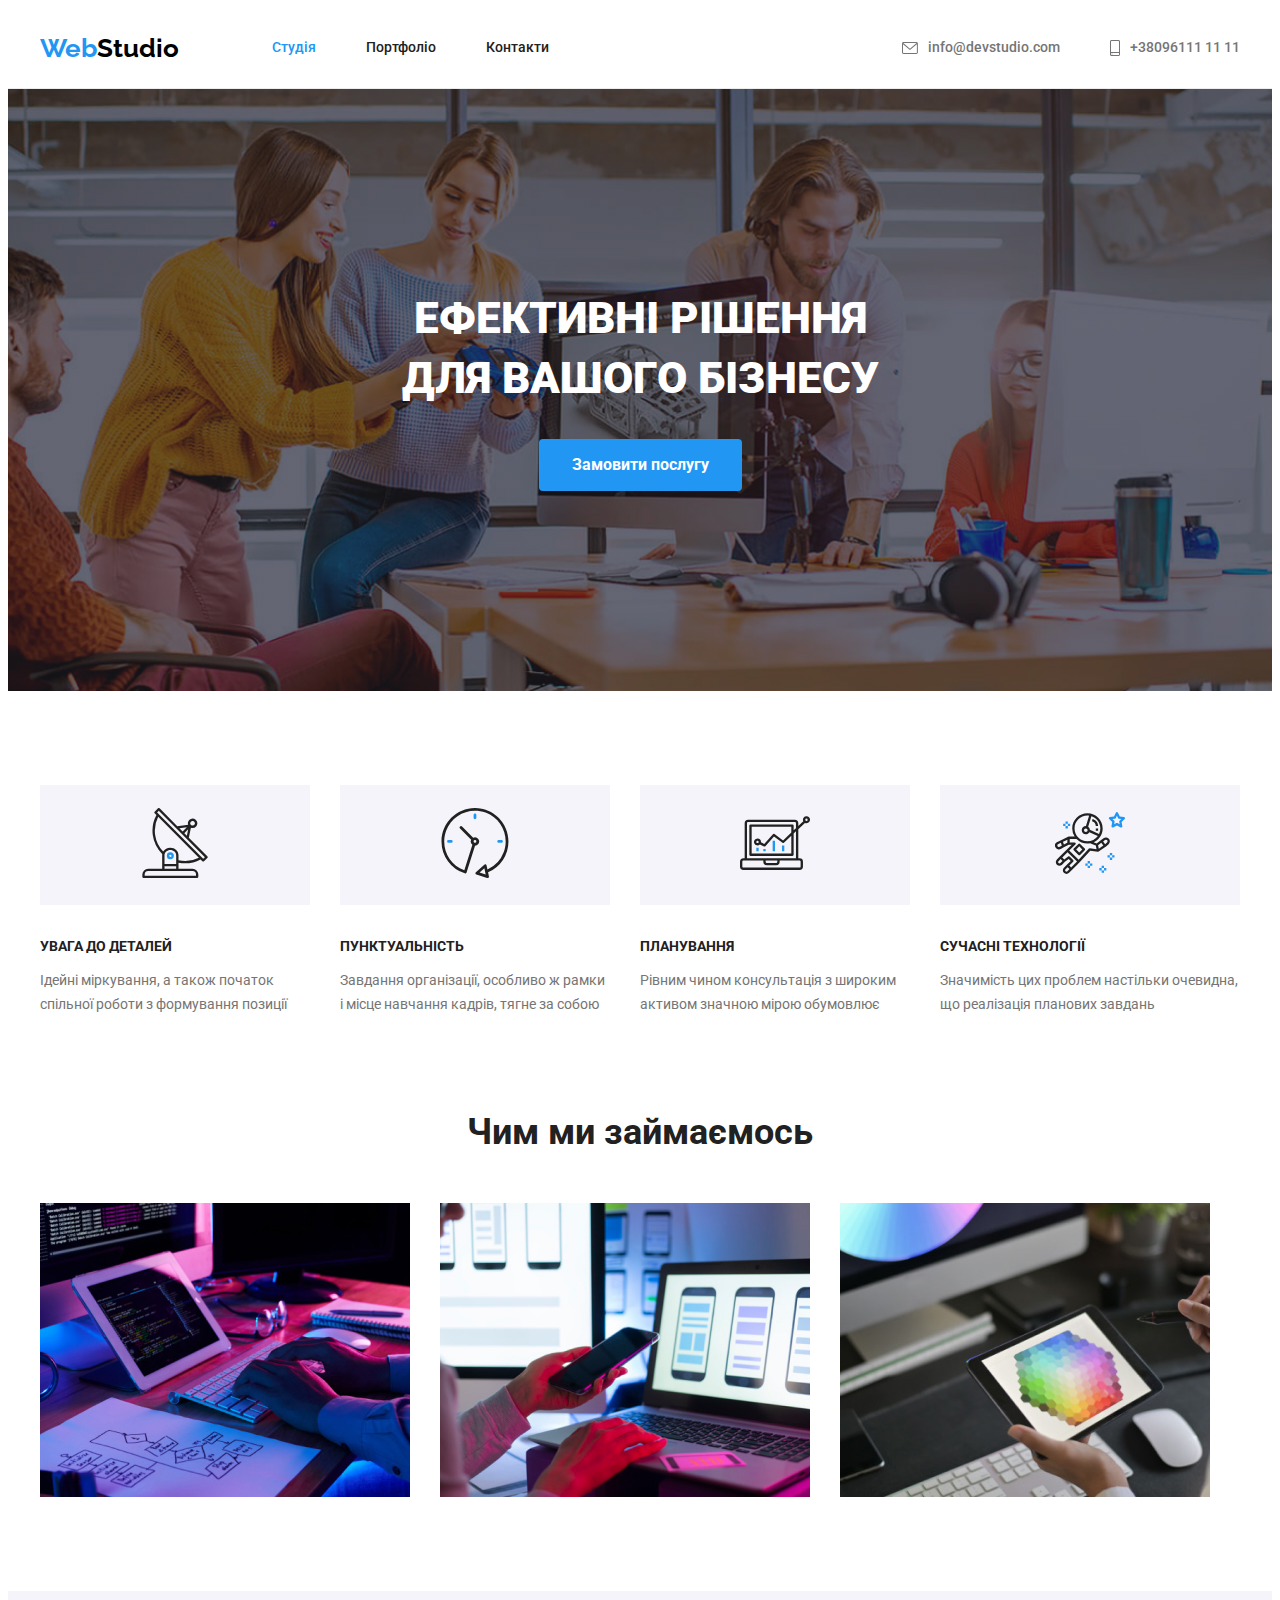
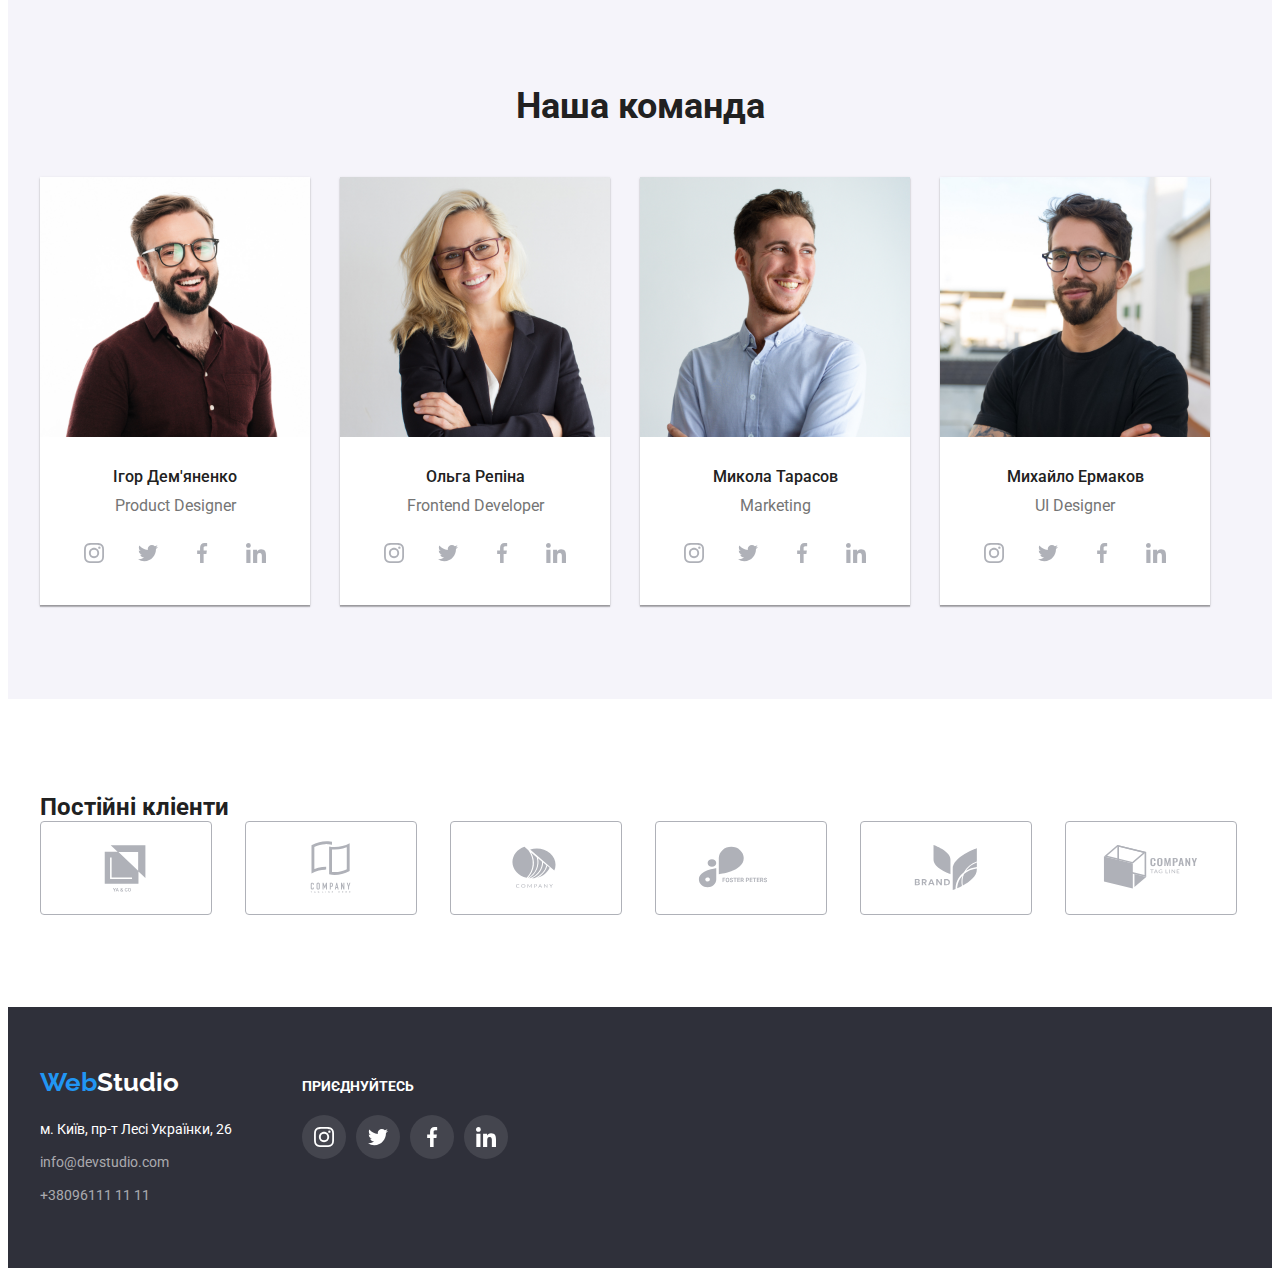
<file: index.html>
<!DOCTYPE html>
<body lang="en">
<head>
    <meta charset="UTF-8">
    <meta http-equiv="X-UA-Compatible" content="IE=edge">
    <meta name="viewport" content="width=>, initial-scale=1.0">
    <title>WebStudio</title>
    <link rel="preconnect" href="https://fonts.googleapis.com" />
    <link rel="preconnect" href="https://fonts.gstatic.com" crossorigin />
    <link href="https://fonts.googleapis.com/css2?family=Raleway:wght@700&family=Roboto:wght@400;500;700;900&display=swap"
        rel="stylesheet" />
    <link rel="stylesheet" href="https://cdnjs.cloudflare.com/ajax/libs/modern-normalize/1.1.0/modern-normalize.min.css"
        integrity="sha512-wpPYUAdjBVSE4KJnH1VR1HeZfpl1ub8YT/NKx4PuQ5NmX2tKuGu6U/JRp5y+Y8XG2tV+wKQpNHVUX03MfMFn9Q=="
        crossorigin="anonymous" referrerpolicy="no-referrer" />
    <link rel="stylesheet" href="./css/styles.css">
</head>
<body>
    <header class="header">
        <div class="container nav-flex">
            <a href="./index.html"  lang="en" class="logo link">Web<span class="logo-black">Studio</span></a>
            <nav class="header-nav">
                <ul class="nav-list list">
                    <li class="nav-item">
                        <a class="nav-link current link" href="./index.html">Cтудія</a>
                    </li>
                    <li class="nav-item">
                        <a class="nav-link link" href="./portfolio.html">Портфоліо</a>
                    </li>
                    <li class="nav-item">
                        <a class="nav-link link" href="./contacts.html">Контакти</a>
                    </li>
                </ul> 
            </nav>      
                <ul class="header-contact-list list">
                    <li class="header-contact-item">
                        <a class="header-contact-link link" href="mailto:info@devstudio.com">
                            <svg class="contact-icon" width="16" height="12">
                            <use href="./images-sprite/symbol-defs-contacts.svg#envelope"></use>
                        </svg>info@devstudio.com</a>
                    </li>
                    <li class="header-contact-item">
                        <a class="header-contact-link link" href="tel:+380961111111">
                            <svg class="contact-icon" width="10" height="16">
                            <use href="./images-sprite/symbol-defs-contacts.svg#smartphone"></use>
                        </svg>+38096111 11 11</a>
                    </li>
                </ul>
        </div> 
    </header>  
<main>
    <section class="section service">
        <div class="container">
            <h1 class="service-title">ЕФЕКТИВНІ РІШЕННЯ ДЛЯ ВАШОГО БІЗНЕСУ</h1>
            <button class="service-button" type="button">Замовити послугу</button>
        </div>    
    </section>
    <section class="section main-content">
        <div class="container">
            <h2 class="section-title visually-hidden" aria-hidden="true" tabindex="-1">Наші переваги</h2>
            <ul class="features list">
                <li class="features-item"> 
                    <a class="advantages-link link" href="" target="_blank" 
                        rel="noopener noreferrer" aria-label="antenna">                         
                    
                        <div class="container-advantages-icons">
                                          
                        <svg class="advantages-icon" width="70" height="70">
                            <use href="./images-sprite/symbol-defs-advantages.svg#antenna-1"></use>
                        </svg>
                    </a>
                    </div>                    
                    <h3 class="features-title">УВАГА ДО ДЕТАЛЕЙ</h3>
                    <p class="features-text">Ідейні міркування, а також початок спільної роботи з формування позиції</p>
                </li>
                <li class="features-item">
                    <div class="container-advantages-icons">
                        <a class="advantages-link link" href="" target="_blank" 
                        rel="noopener noreferrer" aria-label="clock">
                        <svg class="advantages-icon" width="70" height="70">
                            <use href="./images-sprite/symbol-defs-advantages.svg#clock-1"></use>
                        </svg>
                        </a>
                    </div>
                    <h3 class="features-title">ПУНКТУАЛЬНІСТЬ</h3>
                    <p class="features-text">Завдання організації, особливо ж рамки і місце навчання кадрів, тягне за собою</p>
                </li>
                <li class="features-item">
                    <div class="container-advantages-icons">
                        <a class="advantages-link link" href="" target="_blank" 
                        rel="noopener noreferrer" aria-label="diagram">
                        <svg class="advantages-icon" width="70" height="70">
                            <use href="./images-sprite/symbol-defs-advantages.svg#diagram-1"></use>
                        </svg>
                        </a>
                    </div>
                    <h3 class="features-title">ПЛАНУВАННЯ</h3>
                    <p class="features-text">Рівним чином консультація з широким активом значною мірою обумовлює</p>
                </li>
                <li class="features-item">
                    <div class="container-advantages-icons">
                        <a class="advantages-link link" href="" target="_blank" 
                        rel="noopener noreferrer" aria-label="astronaut">
                        <svg class="advantages-icon" width="70" height="70">
                            <use href="./images-sprite/symbol-defs-advantages.svg#astronaut-1"></use>
                        </svg>
                        </a>
                    </div>
                    <h3 class="features-title">СУЧАСНІ ТЕХНОЛОГІЇ</h3>
                    <p class="features-text">Значимість цих проблем настільки очевидна, що реалізація планових завдань</p>
                </li>
            </ul>
        </div>
    </section> 
    <section class="section work">        
        <div class="container">
            <h2 class="work-title">Чим ми займаємось</h2>
            <ul class="work-list list">
                <li class="work-item">
                    <img src="./images webstudio/computer.jpg" alt="Руки чоловіка на клавіатурі на фоні планшета з написаним кодом" width="370" height="294">
                </li>
                <li class="work-item">
                    <img src="./images webstudio/telephone.jpg" alt="Телефон в долоні перед компьютерним єкраном з макетами телефонів" width="370" height="294">
                </li>
                <li class="work-item">
                    <img src="./images webstudio/tablet.jpg" alt="Планшет зі зразком палітри кольорів у руці жінки" width="370" height="294">
                </li>
            </ul>
        </div>
    </section>  
    <section class="section team">         
        <div class="container">
            <h2 class="team-title">Наша команда</h2>
            <ul class="team-list list">
                <li class="team-item">
                    <img src="./images webstudio/demyanenko.jpg" 
                    alt="Чоловік в червоній сорочці та окулярах" width="270" height="260">
                    <div class="team-members">
                        <h3 class="team-member">Ігор Дем'яненко</h3>
                        <p class="team-text">Product Designer</p> 
                        <ul class="socials-list list">
                            <li class="socials-item">  
                            <a class="socials-link link" href="" target="_blank" 
                            rel="noopener noreferrer" aria-label="instagram">
                                <svg class="socials-icon" width="20" height="20">
                                <use href="./images-sprite/symbol-defs.svg#instagram-2"></use>
                                </svg>
                            </a>    
                            </li>
                            <li class="socials-item">
                                <a class="socials-link link" href="" target="_blank" 
                                rel="noopener noreferrer" aria-label="twitter">
                                    <svg class="socials-icon" width="20" height="20">
                                        <use href="./images-sprite/symbol-defs.svg#twitter-1"></use>
                                    </svg>
                                </a>
                            </li>
                            <li class="socials-item">
                                <a class="socials-link link" href="" target="_blank" 
                                rel="noopener noreferrer" aria-label="facebook">
                                    <svg class="socials-icon" width="20" height="20">
                                        <use href="./images-sprite/symbol-defs.svg#facebook-1"></use>
                                    </svg>
                                </a>
                            </li>
                            <li class="socials-item">
                                <a class="socials-link link" href="" target="_blank" 
                                rel="noopener noreferrer" aria-label="linkedin">
                                <svg class="socials-icon" width="20" height="20">
                                    <use href="./images-sprite/symbol-defs.svg#linkedin-1"></use>
                                </svg>
                                </a>
                            </li>
                        </ul>
                    </div>
                </li>
                <li class="team-item">
                    <img src="./images webstudio/repina.jpg" 
                    alt="Білява жінка в окулярах зі схрещеними руками" width="270" height="260">
                    <div class="team-members">
                        <h3 class="team-member">Ольга Репіна</h3>
                        <p class="team-text">Frontend Developer</p>
                        <ul class="socials-list list">
                            <li class="socials-item">
                                <a class="socials-link link" href="" target="_blank" rel="noopener noreferrer" aria-label="instagram">
                                    <svg class="socials-icon" width="20" height="20">
                                        <use href="./images-sprite/symbol-defs.svg#instagram-2"></use>
                                    </svg>
                                </a>
                            </li>
                            <li class="socials-item">
                                <a class="socials-link link" href="" target="_blank" rel="noopener noreferrer" aria-label="twitter">
                                    <svg class="socials-icon" width="20" height="20">
                                        <use href="./images-sprite/symbol-defs.svg#twitter-1"></use>
                                    </svg>
                                </a>
                            </li>
                            <li class="socials-item">
                                <a class="socials-link link" href="" target="_blank" rel="noopener noreferrer" aria-label="facebook">
                                    <svg class="socials-icon" width="20" height="20">
                                        <use href="./images-sprite/symbol-defs.svg#facebook-1"></use>
                                    </svg>
                                </a>
                            </li>
                            <li class="socials-item">
                                <a class="socials-link link" href="" target="_blank" rel="noopener noreferrer" aria-label="linkedin">
                                    <svg class="socials-icon" width="20" height="20">
                                        <use href="./images-sprite/symbol-defs.svg#linkedin-1"></use>
                                    </svg>
                                </a>
                            </li>
                        </ul>
                    </div>    
                </li>
                <li class="team-item">
                    <img src="./images webstudio/tarasov.jpg" 
                    alt="Чоловік з щирою посмішкою у білій сорочці" width="270" height="260">
                    <div class="team-members">
                        <h3 class="team-member">Микола Тарасов</h3>
                        <p class="team-text">Marketing</p>
                        <ul class="socials-list list">
                            <li class="socials-item">
                                <a class="socials-link link" href="" target="_blank" rel="noopener noreferrer" aria-label="instagram">
                                    <svg class="socials-icon" width="20" height="20">
                                        <use href="./images-sprite/symbol-defs.svg#instagram-2"></use>
                                    </svg>
                                </a>
                            </li>
                            <li class="socials-item">
                                <a class="socials-link link" href="" target="_blank" rel="noopener noreferrer" aria-label="twitter">
                                    <svg class="socials-icon" width="20" height="20">
                                        <use href="./images-sprite/symbol-defs.svg#twitter-1"></use>
                                    </svg>
                                </a>
                            </li>
                            <li class="socials-item">
                                <a class="socials-link link" href="" target="_blank" rel="noopener noreferrer" aria-label="facebook">
                                    <svg class="socials-icon" width="20" height="20">
                                        <use href="./images-sprite/symbol-defs.svg#facebook-1"></use>
                                    </svg>
                                </a>
                            </li>
                            <li class="socials-item">
                                <a class="socials-link link" href="" target="_blank" rel="noopener noreferrer" aria-label="linkedin">
                                    <svg class="socials-icon" width="20" height="20">
                                        <use href="./images-sprite/symbol-defs.svg#linkedin-1"></use>
                                    </svg>
                                </a>
                            </li>
                        </ul>
                    </div>    
                </li>
                <li class="team-item">
                    <img src="./images webstudio/ermakov.jpg" 
                    alt="Чоловік в окулярах та чорній футболці" width="270" height="260">
                    <div class="team-members">
                        <h3 class="team-member">Михайло Ермаков</h3>
                        <p class="team-text">UI Designer</p>
                        <ul class="socials-list list">
                            <li class="socials-item">
                                <a class="socials-link link" href="" target="_blank" rel="noopener noreferrer" aria-label="instagram">
                                    <svg class="socials-icon" width="20" height="20">
                                        <use href="./images-sprite/symbol-defs.svg#instagram-2"></use>
                                    </svg>
                                </a>
                            </li>
                            <li class="socials-item">
                                <a class="socials-link link" href="" target="_blank" rel="noopener noreferrer" aria-label="twitter">
                                    <svg class="socials-icon" width="20" height="20">
                                        <use href="./images-sprite/symbol-defs.svg#twitter-1"></use>
                                    </svg>
                                </a>
                            </li>
                            <li class="socials-item">
                                <a class="socials-link link" href="" target="_blank" rel="noopener noreferrer" aria-label="facebook">
                                    <svg class="socials-icon" width="20" height="20">
                                        <use href="./images-sprite/symbol-defs.svg#facebook-1"></use>
                                    </svg>
                                </a>
                            </li>
                            <li class="socials-item">
                                <a class="socials-link link" href="" target="_blank" rel="noopener noreferrer" aria-label="linkedin">
                                    <svg class="socials-icon" width="20" height="20">
                                        <use href="./images-sprite/symbol-defs.svg#linkedin-1"></use>
                                    </svg>
                                </a>
                            </li>
                        </ul>
                    </div>    
                </li>
            </ul>
        </div>
    </section> 
    <section class="section clients">
        <div class="container">
            <h2 class="clients-title">Постійні кліенти</h2>
            <ul class="clients-list list">
                <li class="clients-item">
                    <a class="clients-link link" href="" target="_blank" 
                    rel="noopener noreferrer" aria-label="">
                        <svg class="clients-icon" width="106" height="60">
                            <use href="./images-sprite/symbol-defs-clients.svg#Logo"></use>
                        </svg>
                    </a>
                </li>
                <li class="clients-item">
                    <a class="clients-link link" href="" target="_blank" 
                    rel="noopener noreferrer" aria-label="">
                        <svg class="clients-icon" width="106" height="60">
                            <use href="./images-sprite/symbol-defs-clients.svg#Logo-1"></use>
                        </svg>
                    </a>
                </li>
                <li class="clients-item">
                    <a class="clients-link link" href="" target="_blank" 
                    rel="noopener noreferrer" aria-label="">
                        <svg class="clients-icon" width="106" height="60">
                            <use href="./images-sprite/symbol-defs-clients.svg#Logo-2"></use>
                        </svg>
                    </a>
                </li>
                <li class="clients-item">
                    <a class="clients-link link" href="" target="_blank" 
                    rel="noopener noreferrer" aria-label="">
                        <svg class="clients-icon" width="106" height="60">
                            <use href="./images-sprite/symbol-defs-clients.svg#Logo-3"></use>
                        </svg>
                    </a>
                </li>
                <li class="clients-item">
                    <a class="clients-link link" href="" target="_blank" 
                    rel="noopener noreferrer" aria-label="">
                        <svg class="clients-icon" width="106" height="60">
                            <use href="./images-sprite/symbol-defs-clients.svg#Logo-4"></use>
                        </svg>
                    </a>
                </li>
                <li class="clients-item">
                    <a class="clients-link link" href="" target="_blank" 
                    rel="noopener noreferrer" aria-label="">
                        <svg class="clients-icon" width="106" height="60">
                            <use href="./images-sprite/symbol-defs-clients.svg#Logo-5"></use>
                        </svg>
                    </a>
                </li>
            </ul>
        </div>
    </section>
</main>
<footer class="footer">
    <div class="container">
        <div class="footer-flex">
            <div class="footer-contact-flex">  
            <a href="./index.html" lang="en" class="logo link">Web<span class="logo-white">Studio</span></a>
                <address class="footer-contact">
                    <ul class="footer-contact-list list">        
                        <li class="footer-contact-item">
                            <a class="footer-contact-map-link link" 
                            href="https://goo.gl/maps/4umdJ6Db8RiHng4y5" 
                            target="_blank" rel="noreferrer noopener">м. Київ, пр-т Лесі Українки, 26</a>
                        </li>
                        <li class="footer-contact-item">
                            <a class="footer-contact-link link" 
                            href="mailto:info@devstudio.com">info@devstudio.com</a>
                        </li>
                        <li class="footer-contact-item">
                            <a class="footer-contact-link link"
                            href="tel:+380961111111">+38096111 11 11</a>
                        </li>
                    </ul>
                </address>
            </div>        
            <div class="footer-social-flex">
                <p class="footer-social-text">Приєднуйтесь</p>
                <ul class="footer-social-list list">
                    <li class="footer-social-item">
                        <a class="footer-social-link" href="">
                            <svg class="footer-social-icon" width="20" height="20">
                                <use href="./images-sprite/symbol-defs.svg#instagram-2"></use>
                            </svg>
                        </a>
                    </li>    
                    <li class="footer-social-item">
                        <a class="footer-social-link" href="">
                            <svg class="footer-social-icon" width="20" height="20">
                                <use href="./images-sprite/symbol-defs.svg#twitter-1"></use>
                            </svg>
                        </a>
                    </li>    
                    <li class="footer-social-item">
                        <a class="footer-social-link" href="">
                            <svg class="footer-social-icon" width="20" height="20">
                                <use href="./images-sprite/symbol-defs.svg#facebook-1"></use>
                            </svg>
                        </a>
                    </li>    
                    <li class="footer-social-item">
                        <a class="footer-social-link" href="">
                            <svg class="footer-social-icon" width="20" height="20">
                                <use href="./images-sprite/symbol-defs.svg#linkedin-1"></use>
                            </svg>
                        </a>
                    </li>
                </ul>
            </div>
        </div>
    </div>
</footer>
</body>        
</html>
</file>
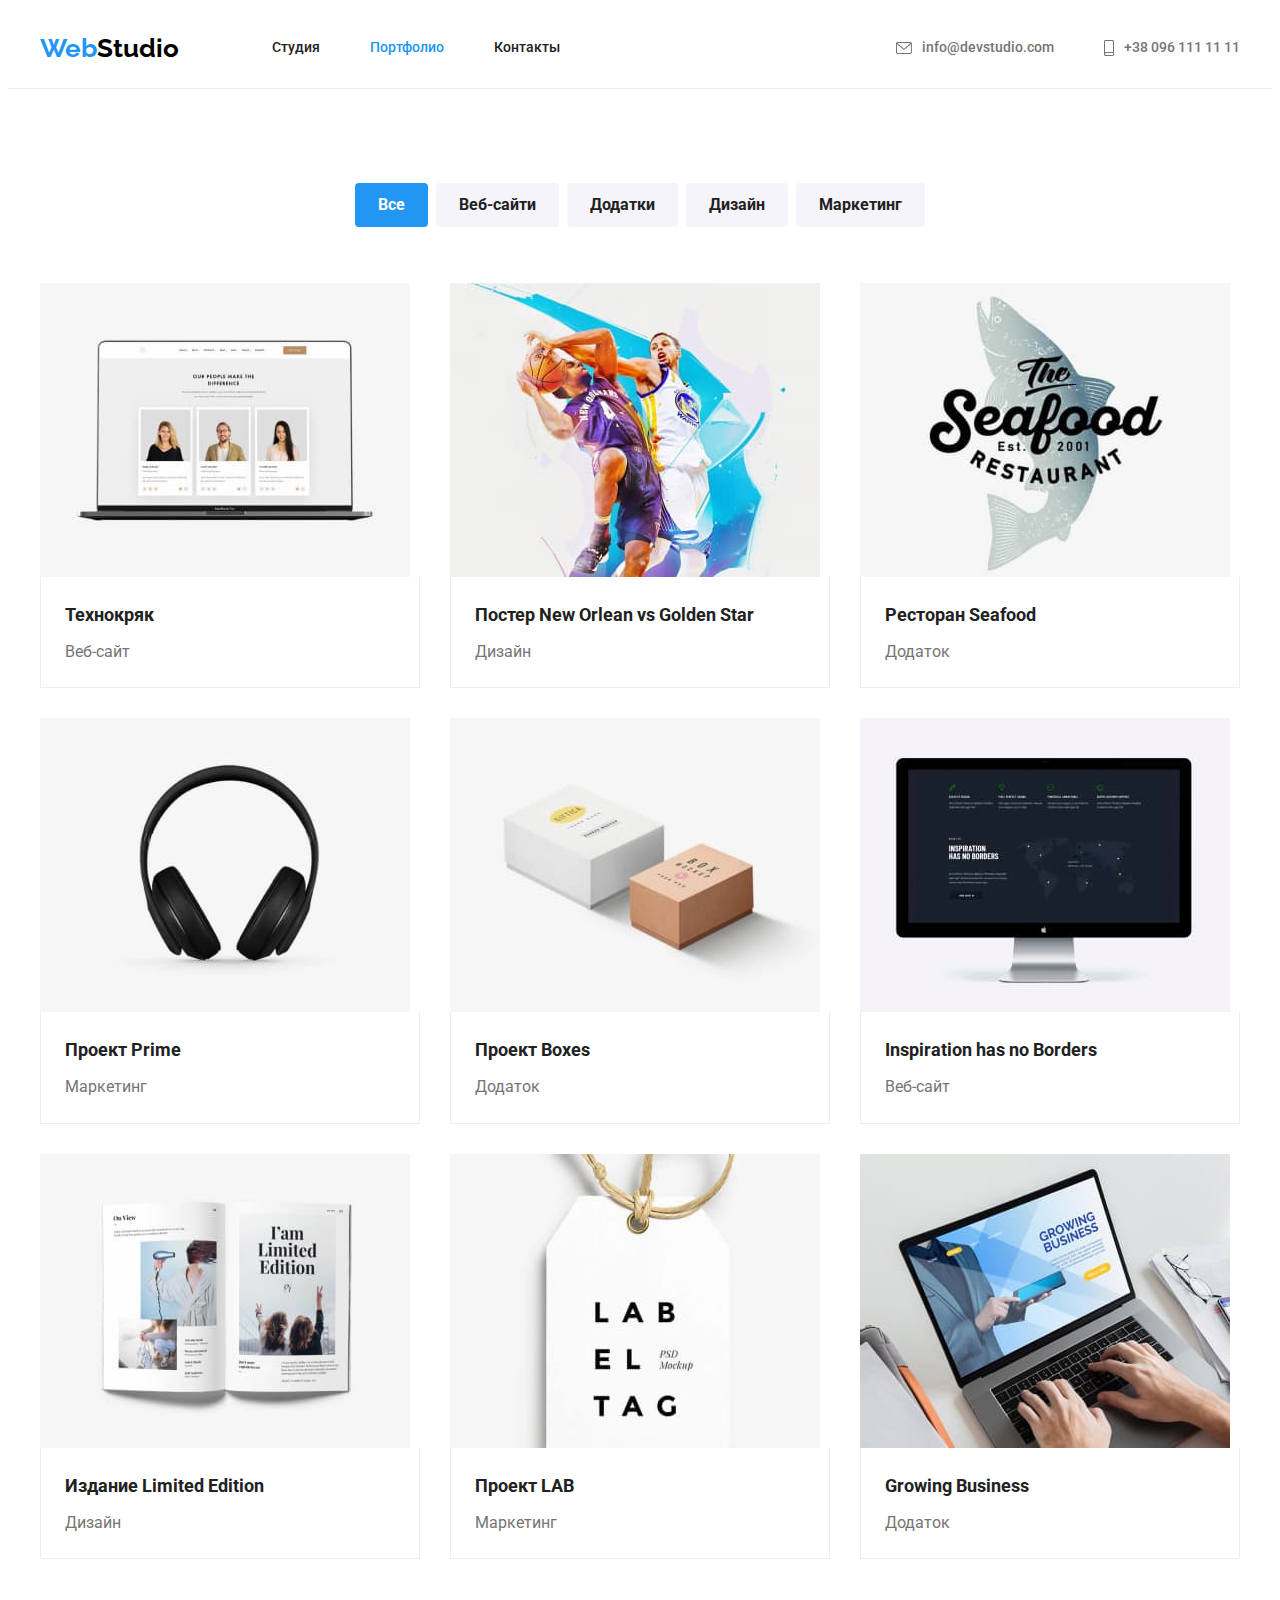
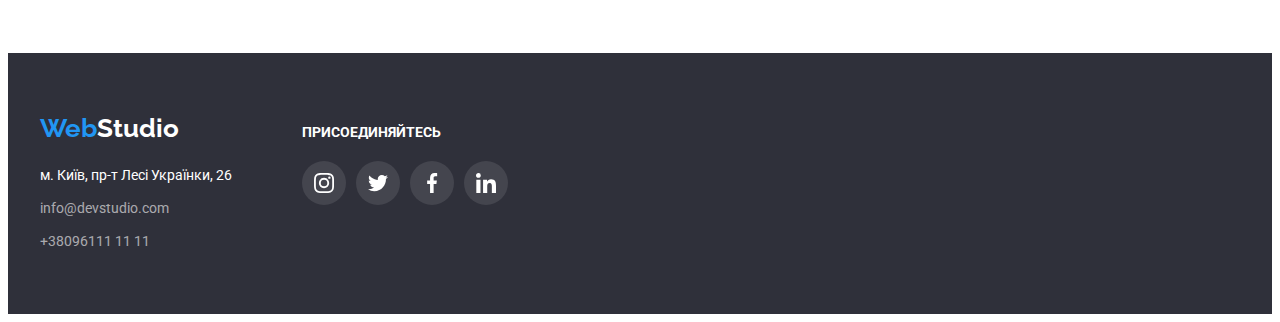
<file: portfolio.html>
<!DOCTYPE html>
<html lang="en">
<head>
    <meta charset="UTF-8">
    <meta http-equiv="X-UA-Compatible" content="IE=edge">
    <meta name="viewport" content="width=device-width, initial-scale=1.0">
    <title>Portfolio</title>
    <link rel="preconnect" href="https://fonts.googleapis.com" />
    <link rel="preconnect" href="https://fonts.gstatic.com" crossorigin />
    <link href="https://fonts.googleapis.com/css2?family=Raleway:wght@700&family=Roboto:wght@400;500;700;900&display=swap"
        rel="stylesheet" />
    <link rel="stylesheet" href="https://cdnjs.cloudflare.com/ajax/libs/modern-normalize/1.1.0/modern-normalize.min.css"
        integrity="sha512-wpPYUAdjBVSE4KJnH1VR1HeZfpl1ub8YT/NKx4PuQ5NmX2tKuGu6U/JRp5y+Y8XG2tV+wKQpNHVUX03MfMFn9Q=="
        crossorigin="anonymous" referrerpolicy="no-referrer" />
    <link rel="stylesheet" href="./css/styles.css">
</head>
<body>
    <!--line-->
    <header class="header"> 
        <div class="container nav-flex">   
            <a class="logo link" href="./index.html">Web<span class="logo-black">Studio</span></a>
            <nav class="header-nav">
                <ul class="nav-list list">
                    <li class="nav-item">
                        <a class="nav-link link" href="./index.html">Студия</a>
                    </li>
                    <li class="nav-item">
                        <a class="nav-link current link" href="./portfolio.html">Портфолио</a>
                    </li>
                    <li class="nav-item">
                        <a class="nav-link link" href="./contacts.html">Контакты</a>
                    </li>
                </ul>
            </nav>
            <ul class="header-contact-list list">
                <li class="header-contact-item">
                    <a class="header-contact-link link" href="mailto:info@devstudio.com">
                        <svg class="contact-icon" width="16" height="12">
                        <use href="./images-sprite/symbol-defs-contacts.svg#envelope"></use>
                    </svg>info@devstudio.com</a>
                </li>
                <li class="header-contact-item">
                    <a class="header-contact-link link" href="tel:+380961111111">
                        <svg class="contact-icon" width="10" height="16">
                        <use href="./images-sprite/symbol-defs-contacts.svg#smartphone"></use>
                    </svg>+38 096 111 11 11</a>
                </li>
            </ul>
        </div>
    </header>
    <main>
         <!--main portfolio-->
        <section class="section portfolio">
            <div class="container">
                <h1 class="section-title visually-hidden aria-hidden="true" tabindex="-1">Меню</h1> 
                <ul class="portfolio-btn-list list">
                    <li class="portfolio-btn-item">
                        <button class="portfolio-button active button" type="button">Все</button>
                    </li>
                    <li class="portfolio-btn-item">
                        <button class="portfolio-button" type="button">Веб-сайти</button>
                    </li>
                    <li class="portfolio-btn-item">
                        <button class="portfolio-button" type="button">Додатки</button>
                    </li>
                    <li class="portfolio-btn-item">
                        <button class="portfolio-button" type="button">Дизайн</button>
                    </li>
                    <li class="portfolio-btn-item">
                        <button class="portfolio-button" type="button">Маркетинг</button>
                    </li>
                </ul>
                <ul class="portfolio-list list">
                    <li class="portfolio-item ">
                        <a href="./index.html" class="portfolio-link link">
                            <img src="./images portfolio/techno.jpg" 
                            alt="Ноутбук з зображенням першої сторінки сайта Технокряк" width="370" height="294" />
                            <div class="portfolio-frames">
                                <h2 class="portfolio-list-title">Технокряк</h2>
                                <p class="portfolio-list-text">Веб-сайт</p>
                            </div>
                        </a>
                    </li>
                    <li class="portfolio-item">
                        <a href="./index.html" class="portfolio-link link">
                            <img src="./images portfolio/bascketball.jpg"
                            alt="Постер New Orlean vs Golden Star" width="370" height="294"/>  
                            <div class="portfolio-frames">
                                <h2 class="portfolio-list-title">Постер New Orlean vs Golden Star</h2>
                                <p class="portfolio-list-text">Дизайн</p> 
                            </div>
                        </a>    
                    </li>
                    <li class="portfolio-item">
                        <a href="./index.html" class="portfolio-link link">
                            <img src="./images portfolio/restaurant.jpg" 
                            alt="Зображення з логотипом ресторану у вигляді риби" width="370" height="294" />
                            <div class="portfolio-frames">
                                <h2 class="portfolio-list-title">Ресторан Seafood</h2>
                                <p class="portfolio-list-text">Додаток</p>
                            </div>
                        </a>    
                    </li>
                    <li class="portfolio-item">
                        <a href="./index.html" class="portfolio-link link">
                            <img src="./images portfolio/prime.jpg" 
                            alt="Постер з зображенням бездротових м'яких навушників" width="370" height="294" />
                            <div class="portfolio-frames">
                                <h2 class="portfolio-list-title">Проект Prime</h2>
                                <p class="portfolio-list-text">Маркетинг</p>
                            </div>
                        </a>
                    </li>
                    <li class="portfolio-item">
                        <a href="./index.html" class="portfolio-link link">
                            <img src="./images portfolio/boxes.jpg" 
                            alt="Зображення з двома коробками" width="370" height="294" />
                            <div class="portfolio-frames">
                                <h2 class="portfolio-list-title">Проект Boxes</h2>
                                <p class="portfolio-list-text">Додаток</p>
                            </div>
                        </a>    
                    </li>
                    <li class="portfolio-item">
                        <a href="./index.html" class="portfolio-link link">
                            <img src="./images portfolio/inspiration.jpg" 
                            alt="Екран монітору з зображенням мапи світу" width="370" height="294" />
                            <div class="portfolio-frames">
                                <h2 class="portfolio-list-title">Inspiration has no Borders</h2>
                                <p class="portfolio-list-text">Веб-сайт</p>
                            </div> 
                        </a>       
                    </li>
                    <li class="portfolio-item">
                        <a href="./index.html" class="portfolio-link link">
                            <img src="./images portfolio/magazine.jpg" 
                            alt="Зображення розвороту журналу з логотипом на одній із сторінок" width="370" height="294" />
                            <div class="portfolio-frames">
                                <h2 class="portfolio-list-title">Издание Limited Edition</h2>
                                <p class="portfolio-list-text">Дизайн</p>
                            </div>
                        </a>    
                    </li>
                    <li class="portfolio-item">
                        <a href="./index.html" class="portfolio-link link">
                            <img src="./images portfolio/labeltag.jpg" 
                            alt="Бірка з логотипом магазину на шнурку" width="370" height="294" />
                            <div class="portfolio-frames">
                                <h2 class="portfolio-list-title">Проект LAB</h2>
                                <p class="portfolio-list-text">Маркетинг</p>
                            </div>  
                        </a>      
                    </li>
                    <li class="portfolio-item">
                        <a href="./index.html" class="portfolio-link link">
                            <img src="./images portfolio/business.jpg" 
                            alt="Зображення екрану монітора з першою сторінкою сайту GB" width="370" height="294" />
                            <div class="portfolio-frames">
                                <h2 class="portfolio-list-title">Growing Business</h2>
                                <p class="portfolio-list-text">Додаток</p>
                            </div>
                        </a>        
                    </li>
                </ul>
            </div>
        </section>       
    </main> 
    <footer class="footer">
        <div class="container">
            <div class="footer-flex">
                <div class="footer-contact-flex">
                    <a href="./index.html" lang="en" class="logo link">Web<span class="logo-white">Studio</span></a>
                    <address class="footer-contact">
                        <ul class="footer-contact-list list">
                            <li class="footer-contact-item">
                                <a class="footer-contact-map-link link" href="https://goo.gl/maps/4umdJ6Db8RiHng4y5"
                                    target="_blank" rel="noreferrer noopener">м. Київ, пр-т Лесі Українки, 26</a>
                            </li>
                            <li class="footer-contact-item">
                                <a class="footer-contact-link link" href="mailto:info@devstudio.com">info@devstudio.com</a>
                            </li>
                            <li class="footer-contact-item">
                                <a class="footer-contact-link link" href="tel:+380961111111">+38096111 11 11</a>
                            </li>
                        </ul>
                    </address>
                </div>
                <div class="footer-social-flex">
                    <p class="footer-social-text">Присоединяйтесь</p>
                    <ul class="footer-social-list list">
                        <li class="footer-social-item">
                            <a class="footer-social-link" href="">
                                <svg class="footer-social-icon" width="20" height="20">
                                    <use href="./images-sprite/symbol-defs.svg#instagram-2"></use>
                                </svg>
                            </a>
                        </li>
                        <li class="footer-social-item">
                            <a class="footer-social-link" href="">
                                <svg class="footer-social-icon" width="20" height="20">
                                    <use href="./images-sprite/symbol-defs.svg#twitter-1"></use>
                                </svg>
                            </a>
                        </li>
                        <li class="footer-social-item">
                            <a class="footer-social-link" href="">
                                <svg class="footer-social-icon" width="20" height="20">
                                    <use href="./images-sprite/symbol-defs.svg#facebook-1"></use>
                                </svg>
                            </a>
                        </li>
                        <li class="footer-social-item">
                            <a class="footer-social-link" href="">
                                <svg class="footer-social-icon" width="20" height="20">
                                    <use href="./images-sprite/symbol-defs.svg#linkedin-1"></use>
                                </svg>
                            </a>
                        </li>
                    </ul>
                </div>
            </div>
        </div>
    </footer>
</body>
</html>
</file>
<file: css/styles.css>
:root {
--white-text-color: #ffffff;
--accent-color: #2196f3;
--black-logo-color: #000000;
--footer-text-color: #ffffff99;
--white-background-color: #ffffff;
--hero-background-color: #2f303a;
--team-background-color: #f5f4fa;
--primary-text-color: #212121;
--secondary-text-color: #757575;
--border-header-color: #ececec;
--border-portfolio-color: #eeeeee;
--icon-mf-color: #AFB1B8;
--icon-bg-color: #FFFFFF1A;
--items: 1;
--indent: 30px;
}

body {
    font-family: Roboto, sans-serif;
    background-color: var(--white-background-color);
    color: var(--primary-text-color);
}

h1, h2, h3, h4, h5, h6, ul, p {
    margin: 0;
    padding: 0;
}

.list {
    list-style-type: none;
}
 
.link {
    text-decoration: none;
}

img {
    display: block;
    max-width: 100%;
    height: auto;
}

.container {
    width: 1200px;
    margin-left: auto;
    margin-right: auto;
    padding-left: 15px;
    padding-right: 15px; 
}

.section {
    padding-top: 94px;
    padding-bottom: 94px;
}

.header {
    background-color: var(--white-background-color);
}

.logo {
    font-family: Raleway, sans-serif; 
    margin-left: 0;
    font-weight: 700; 
    font-size: 26px; 
    line-height: 1.19; 
    color: var(--accent-color);
    align-items: center;
    text-align: center;
}

.logo-black {
    color: var(--black-logo-color);
}

.header {
    border-bottom: 1px solid;
    border-color: var(--border-header-color); 
}

.header-nav {
    margin-left: 93px;
}

.nav-flex {
    display: flex;
    align-items: center;
}

.nav-list {
    display: flex;
    align-items: center;
}

.nav-item:not(:last-child) {
    margin-right: 50px;
}

.nav-link {
    display: block;
    margin-right: 0;
    padding-top: 32px;
    padding-bottom: 32px;
    font-family: Roboto, sans-serif;
    font-weight: 500;
    font-size: 14px;
    line-height: 1.14;
    color: var(--primary-text-color);
    align-items: center;
}

.header-nav {
    display: flex;
    font-weight: 500;
    align-items: center;
} 

.current {
    color: var(--accent-color);
}


.header-contact-list {
    display: flex;
    margin-left: auto;
    align-items: center;
}

.header-contact-item:not(:first-child) {
    margin-left: 50px;
}

.header-contact-link {
    display: block;
    padding-top: 32px;
    padding-bottom: 32px;
    font-weight: 500;
    font-size: 14px;
    line-height: 1.14;
    align-items: center;
    color: var(--secondary-text-color);
}

.contact-icon {
    margin-right: 10px;
    fill: currentColor;
}

.header-contact-link {
    display: flex;
    align-items: center;
}

.header-contact-link:hover,
.header-contact-link:focus {
    background-color: var(--white-background-color);
    color: var(--accent-color);
}

.footer-contact {
    margin-top: 20px;
}

.footer-contact-item:not(:last-child) {
    margin-bottom: 9px;
}

.footer-contact-map-link {
    font-size: 14px;
    font-style: normal;
    line-height: 1.71;
    color: var(--white-text-color);
}

.footer-contact-link {
    font-size: 14px;
    font-style: normal;
    line-height: 1.71;
    color: var(--footer-text-color);
}


.footer-contact-map-link:hover,
.footer-contact-map-link:focus {
    color: var(--accent-color);
}

.footer-contact-link:hover,
.footer-contact-link:focus {
    color: var(--accent-color);
}

.footer {
    padding-top: 60px;
    padding-bottom: 60px;
    background-color: var(--hero-background-color);
}

.logo-white {
    color: var(--white-text-color);
}

.footer-flex {
    align-items: baseline;
    display: flex;
    margin: 0;
    padding: 0;
    list-style: none;
}

.footer-social-flex {
    margin-left: 70px;
    width: 206px;
}

.footer-social-text {
    margin-bottom: 20px;
    font-weight: 700;
    font-size: 14px;
    line-height: 1.14;
    text-transform: uppercase;
    color: var(--white-text-color);
}

.footer-social-list {
    display: flex;
    padding: 0;
    margin-top: 0;
    list-style: none;
    justify-content: space-between;
    align-items: center;
}

.footer-social-item {
    width: 44px;
    height: 44px;
}

.footer-social-icon {
    margin: 12px 0px 0px 12px;
    fill: currentColor;
}

.footer-social-link {
    width: 44px;
    height: 44px;
    display: block;
    border-radius: 50%;
    color: var(--white-text-color);
    background-color: var(--icon-bg-color);
}

.footer-social-link:hover,
.footer-social-link:focus {
    color: var(--white-text-color);
    background-color: var(--accent-color);
}

.section-title {
    visibility: hidden;
    position: absolute;
    white-space: nowrap;
    width: 1px;
    height: 1px;
    overflow: hidden;
    border: 0;
    padding: 0;
    margin: -1px;
}

.service-title {
    margin-left: auto;
    margin-right: auto;
    max-width: 552px;
    max-height: 120px;
    font-weight: 900;
    font-size: 44px;
    line-height: 1.36;
    text-transform: uppercase;
    color: var(--white-text-color);
    
}

.service {
    max-width: 1600px;
    max-height: 600px;
    padding-top: 200px;
    padding-bottom: 200px;
    text-align: center;
    margin-right: auto;
    margin-left: auto;
    background-color: var(--hero-background-color);
    background-image: linear-gradient(to right, rgba(47, 48, 58, 0.4), rgba(47, 48, 58, 0.4)),
    url(../images-bg/bg-service.png);
    background-repeat: no-repeat;
    background-position: center;
    background-size: cover;
}

.service-button {
    display: inline-block;
    font-family: Roboto, sans-serif;
    font-weight: 700;
    font-size: 16px;
    line-height: 1.88;
    cursor: pointer;
    margin-top: 30px;
    min-width: 200px;
    border-radius: 4px;
    border: 1px solid transparent;
    padding: 10px 32px;
    background-color: var(--accent-color);
    color: var(--white-text-color);
}

.service-button:hover,
.service-button:focus {
    background-color: var(--white-background-color);
    color: var(--accent-color);
}

.menu {
    display: flex;
    justify-content: center;
}

.portfolio-button {
    display: inline-block;
    min-width: 73px;
    border-radius: 4px;
    border: 1px solid transparent;
    background-color: var(--team-background-color);
    padding: 6px 22px;
    font-family: Roboto, 
    sans-serif;
    font-weight: 700;
    font-size: 16px;
    line-height: 1.88;
    
    cursor: pointer;
    color: var(--primary-text-color);
}

.portfolio-btn-item:not(:last-child) {
    margin-right: 8px;
}

.portfolio-btn-list {
    display: flex;
    justify-content: center;
    margin-bottom: 56px;
}

.active.button {
    background-color: var(--accent-color);
    color: var(--white-text-color);
}

.portfolio-button:hover,
.portfolio-button:focus {
    background-color: var(--accent-color);
    color: var(--white-text-color);
    box-shadow: 0px 2px 2px rgba(0, 0, 0, 0.12), 0px 1px 2px rgba(0, 0, 0, 0.08), 
    0px 3px 1px rgba(0, 0, 0, 0.1);
}

.portfolio-list {
    display: flex;
    flex-wrap: wrap;
    margin: -15px;
}

.portfolio-item {
    margin: 15px;
    flex-basis: calc((100% - 3 * 30px) / 3);    
}   

.portfolio-link {
    display: block;
}
    
.portfolio-link:hover,
.portfolio-link:focus {
    box-shadow: 0 1px 1px rgba(0, 0, 0, 0.12), 1px 4px 6px rgba(0, 0, 0, 0.16),
            0 4px 4px rgba(0, 0, 0, 0.06);
}

.portfolio-list-title {
    font-family: Roboto, sans-serif;
    font-weight: 700;
    font-size: 18px;
    line-height: 2;
    color: var(--primary-text-color);
}

.portfolio-list-text {
    font-family: Roboto, sans-serif;
    font-size: 16px;
    line-height: 1.9;
    margin-top: 4px;
    color: var(--secondary-text-color);
}

.portfolio-frames {
    border: 1px solid var(--border-portfolio-color);
    border-top: transparent;
    padding: 20px 24px;
}


.features {
    display: flex;
}

.features-item:not(:last-child) {
    margin-right: 30px;
    max-width: 270px;
}

.features-title {
    font-weight: 700;
    font-size: 14px;
    line-height: 1.71;
    text-decoration: uppercase;
    color: var(--primary-text-color);
}  

.features-text {
    font-family: Roboto, sans-serif;
    font-size: 14px;
    line-height: 1.71;
    margin-top: 10px;
    color: var(--secondary-text-color);
}

.container-advantages-icons {
    display: flex;
    justify-content: center;
    align-items: center;
    background-color: var(--team-background-color);
    border: 4px;
    margin-bottom: 30px;
    height: 120px;
}

.features-list:hover
.features-list:focus {
    color: var(--accent-color);
    border-color: var(--accent-color);
}

.advantages-icon {
    background-position: center;
    width: 70px;
    height: 70px;
}

.work {
    padding-top: 0;
    padding-bottom: 94px;
}

.work-list {
    display: flex;
}

.work-title { 
    font-family: Roboto, sans-serif;
    font-weight: 700;
    font-size: 36px;
    line-height: 1.17;
    margin-bottom: 50px;
    text-align: center;
    align-items: center;
    color: var(--primary-text-color);
}

.work-item {
    margin-right: 30px;
}

.work-item:last-child {
    margin-right: 0;
}

.team {
    background-color: var(--team-background-color);
}

.team-list {
    display: flex;
}

.team-title {
    font-family: Roboto, sans-serif;
    font-weight: 700;
    font-size: 36px;
    line-height: 1.17;
    text-align: center;
    margin-bottom: 50px;
    color: var(--primary-text-color);
}

.team-members {
    padding: 30px 0;    
}    

.team-member {
    font-family: Roboto, 
    sans-serif;
    font-weight: 500;
    font-size: 16px;
    line-height: 1.19;
    text-align: center;
    color: var(--primary-text-color);
}

.team-item {
    margin-right: 30px;
}

.team-item {
    background-color: var(--white-background-color);
    box-shadow: 0px 1px 3px rgba(0, 0, 0, 0.12), 0px 1px 1px rgba(0, 0, 0, 0.14),
    0px 2px 1px rgba(0, 0, 0, 0.2);
}

.team-item:last-child {
    margin-right: 0;
}

.team-text {
    font-family: Roboto, 
    sans-serif;
    font-size: 16px;
    line-height: 1.19;
    text-align: center;
    margin-top: 10px;
    color: var(--secondary-text-color);
}

.socials-link {
    display: flex;
}

.socials-link:hover,
.socials-link:focus {
    background-color: var(--accent-color);
    color: var(--white-text-color);
}

.socials-list {
    display: flex;
    margin-top: 16px;
    list-style: none;
    justify-content: center;
    align-items: center;
}

.socials-item {
    width: 44px;
    height: 44px;
}

.socials-item:not(:last-child) {
    margin-right: 10px;
}

.socials-link {
    width: 44px;
    height: 44px;
    display: block;
    border-radius: 50%;
    color: var(--icon-mf-color);
    background-color: var(--white-background-color);
}
.socials-icon {
    margin: 12px 0px 0px 12px;
    fill: currentColor;
}

.nav-link:focus,
.nav-link:hover {
    color: var(--accent-color);
}

}

.clients-title {
    font-family: Roboto, sans-serif;
    font-weight: 700;
    font-size: 36px;
    line-height: 1,17;
    text-align: center;
    justify-content: center;
    margin-bottom: 50px;
    color: var(--primary-text-color);
}

.clients-list {
    display: flex; 
    flex-wrap: wrap;
    padding: 0;
    margin: 0;
    list-style: none;
    justify-content: center;
    align-items: center;
    gap: var(--indent);
}

.clients-item {
    flex-basis: calc((100% - var(--indent) * (var(--items) - 1)) / var(--items));
    align-items: center;
}

.clients-item {
    --items: 6;
}

.clients-item {
    width: 170px;
    height: 92px;
}


.clients-item:hover,
.clients-item:focus {
    color: var(--accent-color);
    border-color: var(--accent-color);
}

.clients-link {
    width: 170px;
    height: 92px;
    display: flex;
    justify-content: center;
    align-items: center;
    border-radius: 4px;
    border: 1px solid var(--icon-mf-color);
    color: var(--icon-mf-color);
    background-color: var(--white-background-color);
}

.clients-link:hover,
.clients-link:focus {
    color: var(--accent-color);
    border-color: var(--accent-color);
}

.clients-icon {
    display: flex;
    justify-content: center;
    fill: currentColor;
}
</file>
